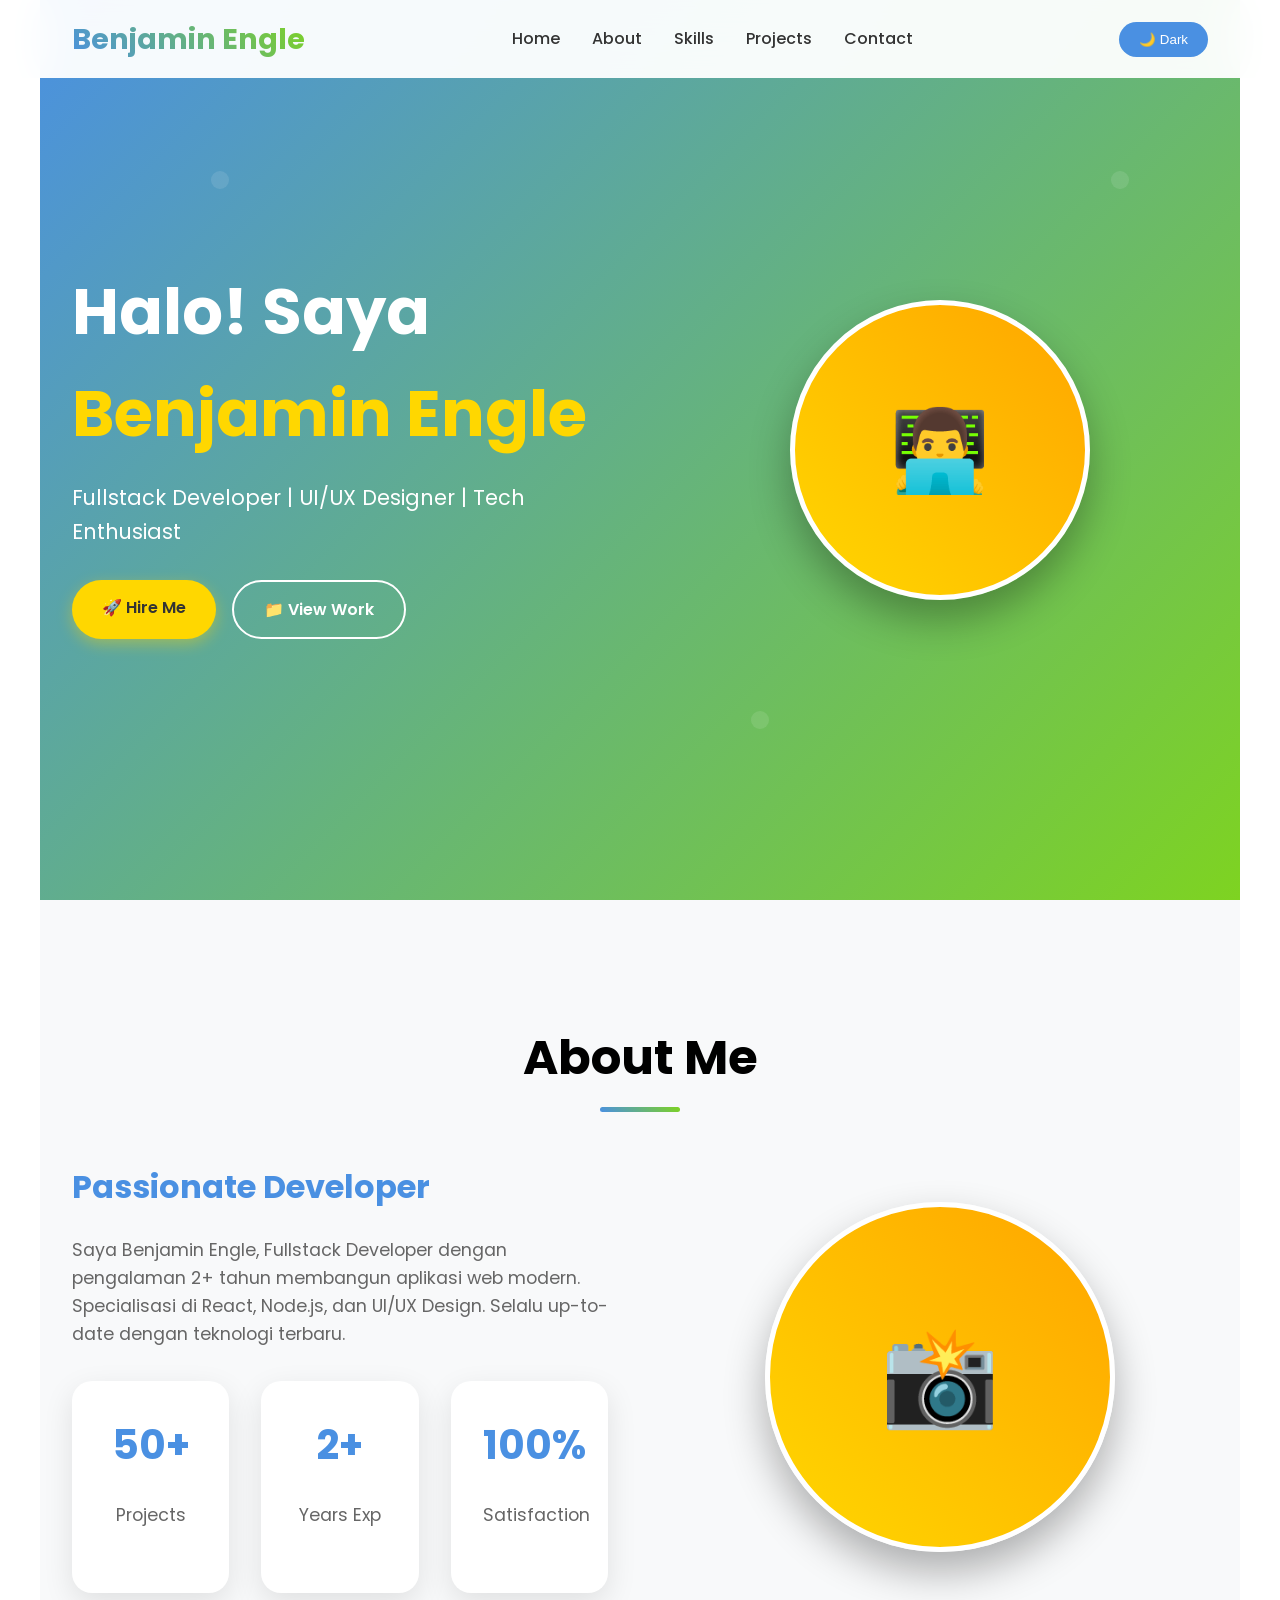
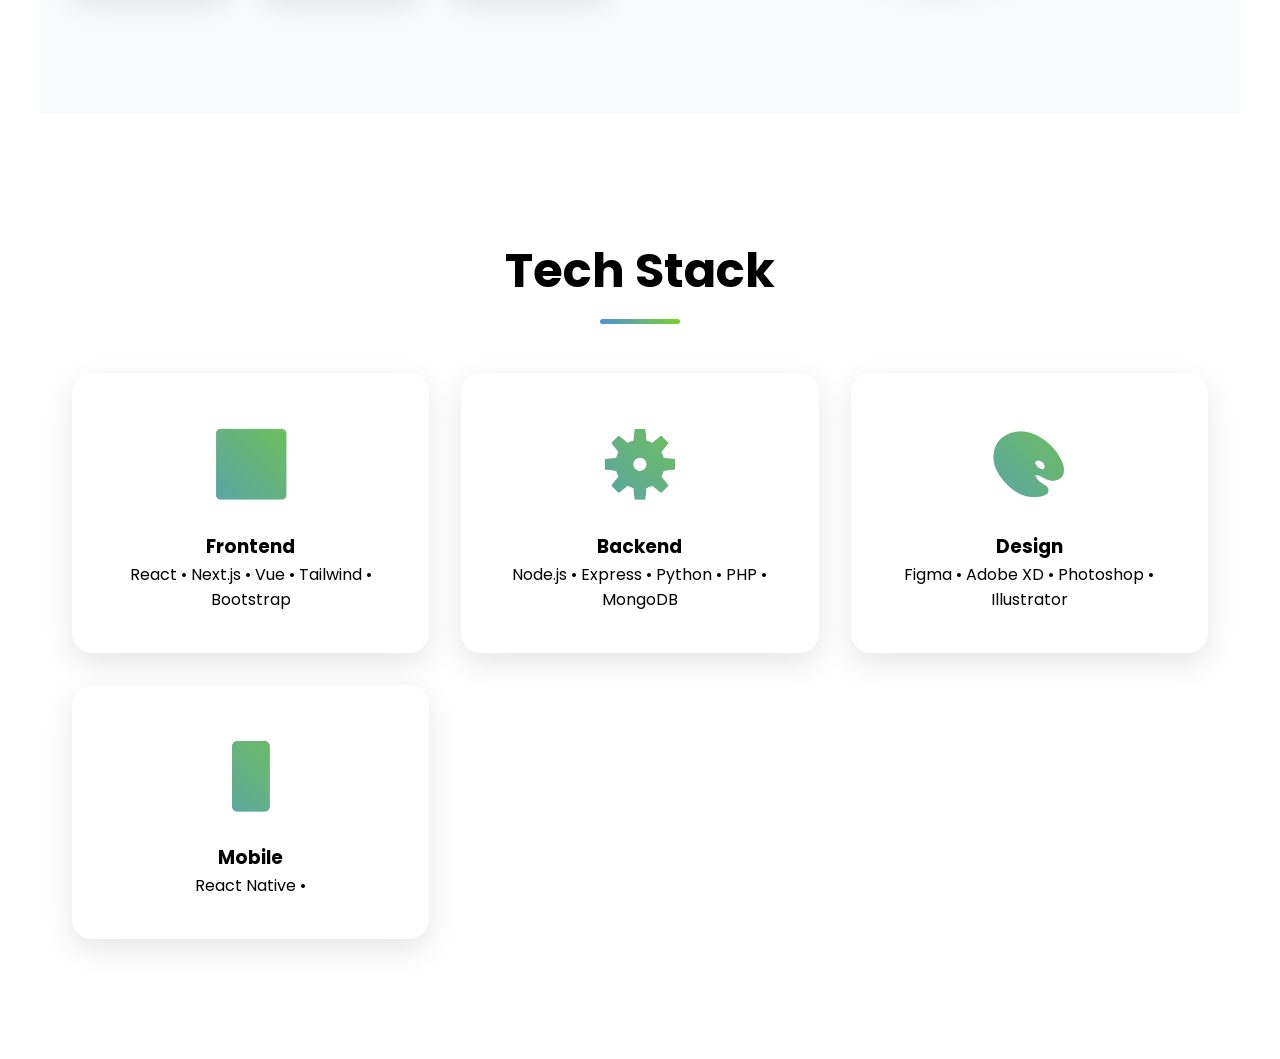
<file: index.html>
<!DOCTYPE html>
<html lang="id">
<head>
    <meta charset="UTF-8">
    <meta name="viewport" content="width=device-width, initial-scale=1.0">
    <title>Benjamin Engle - Fullstack Developer</title>
    <link rel="stylesheet" href="https://cdnjs.cloudflare.com/ajax/libs/font-awesome/6.4.0/css/all.min.css">
    <link href="https://fonts.googleapis.com/css2?family=Poppins:wght@300;400;500;600;700&display=swap" rel="stylesheet">
    <style>
        * { margin: 0; padding: 0; box-sizing: border-box; }
        :root {
            --primary: #4A90E2;
            --secondary: #7ED321;
            --accent: #FFD700;
            --dark: #1a1a1a;
            --light: #f8f9fa;
        }
        body { 
            font-family: 'Poppins', sans-serif; 
            line-height: 1.6; 
            overflow-x: hidden;
            transition: all 0.3s ease;
        }
        body.dark {
            --dark: #f8f9fa;
            --light: #1a1a1a;
            background: var(--dark);
            color: #e0e0e0;
        }
        
        /* NAVBAR */
        .navbar {
            position: fixed;
            top: 0;
            width: 100%;
            background: rgba(255,255,255,0.95);
            backdrop-filter: blur(20px);
            z-index: 1000;
            transition: all 0.3s ease;
        }
        .nav-container {
            max-width: 1200px;
            margin: 0 auto;
            padding: 1rem 2rem;
            display: flex;
            justify-content: space-between;
            align-items: center;
        }
        .logo {
            font-size: 1.8rem;
            font-weight: 700;
            background: linear-gradient(45deg, var(--primary), var(--secondary));
            -webkit-background-clip: text;
            -webkit-text-fill-color: transparent;
        }
        .nav-menu {
            display: flex;
            list-style: none;
            gap: 2rem;
        }
        .nav-link {
            color: #333;
            text-decoration: none;
            font-weight: 500;
            position: relative;
            transition: color 0.3s;
        }
        .nav-link:hover { color: var(--primary); }
        .dark-toggle {
            background: var(--primary);
            color: white;
            border: none;
            padding: 10px 20px;
            border-radius: 25px;
            cursor: pointer;
            font-weight: 500;
            transition: all 0.3s;
        }
        .dark-toggle:hover { transform: scale(1.05); }
        
        /* HERO */
        .hero {
            min-height: 100vh;
            display: flex;
            align-items: center;
            background: linear-gradient(135deg, var(--primary) 0%, var(--secondary) 100%);
            color: white;
            position: relative;
            overflow: hidden;
        }
        .hero::before {
            content: '';
            position: absolute;
            top: 0;
            left: 0;
            right: 0;
            bottom: 0;
            background: url('data:image/svg+xml,<svg xmlns="http://www.w3.org/2000/svg" viewBox="0 0 100 100"><circle cx="20" cy="20" r="1" fill="white" opacity="0.1"/><circle cx="80" cy="80" r="1" fill="white" opacity="0.1"/></svg>');
            animation: float 20s infinite linear;
        }
        .hero-content {
            max-width: 1200px;
            margin: 0 auto;
            padding: 0 2rem;
            display: grid;
            grid-template-columns: 1fr 1fr;
            gap: 4rem;
            align-items: center;
            position: relative;
            z-index: 2;
        }
        .hero-text h1 {
            font-size: 4rem;
            font-weight: 700;
            margin-bottom: 1rem;
            animation: fadeInUp 1s ease;
        }
        .hero-text .highlight {
            background: var(--accent);
            -webkit-background-clip: text;
            -webkit-text-fill-color: transparent;
        }
        .hero-text p {
            font-size: 1.3rem;
            margin-bottom: 2rem;
            opacity: 0.9;
            animation: fadeInUp 1s ease 0.2s both;
        }
        .hero-buttons {
            display: flex;
            gap: 1rem;
            flex-wrap: wrap;
            animation: fadeInUp 1s ease 0.4s both;
        }
        .btn {
            padding: 15px 30px;
            border-radius: 50px;
            text-decoration: none;
            font-weight: 600;
            transition: all 0.3s;
            border: none;
            cursor: pointer;
            display: inline-block;
            font-size: 1rem;
        }
        .btn-primary {
            background: var(--accent);
            color: #333;
            box-shadow: 0 5px 15px rgba(255,215,0,0.4);
        }
        .btn-primary:hover { transform: translateY(-3px); }
        .btn-secondary {
            background: transparent;
            color: white;
            border: 2px solid white;
        }
        .btn-secondary:hover {
            background: white;
            color: #333;
        }
        .profile-hero {
            text-align: center;
            animation: float 3s ease-in-out infinite;
        }
        .profile-pic {
            width: 300px;
            height: 300px;
            border-radius: 50%;
            border: 5px solid white;
            box-shadow: 0 20px 40px rgba(0,0,0,0.3);
            background: linear-gradient(45deg, var(--accent), #FFA500);
            margin: 0 auto;
            display: flex;
            align-items: center;
            justify-content: center;
            font-size: 5rem;
        }
        
        /* SECTIONS */
        section {
            padding: 120px 0;
            max-width: 1200px;
            margin: 0 auto;
        }
        .container { padding: 0 2rem; }
        .section-title {
            text-align: center;
            font-size: 3rem;
            font-weight: 700;
            margin-bottom: 4rem;
            position: relative;
        }
        .section-title::after {
            content: '';
            position: absolute;
            bottom: -15px;
            left: 50%;
            transform: translateX(-50%);
            width: 80px;
            height: 5px;
            background: linear-gradient(45deg, var(--primary), var(--secondary));
            border-radius: 3px;
        }
        
        /* ABOUT */
        .about {
            background: var(--light);
        }
        .about-grid {
            display: grid;
            grid-template-columns: 1fr 1fr;
            gap: 4rem;
            align-items: center;
        }
        .about-text h3 {
            font-size: 2rem;
            margin-bottom: 1.5rem;
            color: var(--primary);
        }
        .about-text p {
            font-size: 1.1rem;
            color: #666;
            margin-bottom: 2rem;
        }
        .stats {
            display: grid;
            grid-template-columns: repeat(auto-fit, minmax(150px, 1fr));
            gap: 2rem;
        }
        .stat {
            text-align: center;
            padding: 2rem;
            background: white;
            border-radius: 20px;
            box-shadow: 0 10px 30px rgba(0,0,0,0.1);
        }
        .stat h3 { font-size: 2.5rem; color: var(--primary); }
        
        /* SKILLS */
        .skills-grid {
            display: grid;
            grid-template-columns: repeat(auto-fit, minmax(280px, 1fr));
            gap: 2rem;
        }
        .skill-card {
            background: white;
            padding: 2.5rem;
            border-radius: 20px;
            text-align: center;
            box-shadow: 0 10px 30px rgba(0,0,0,0.1);
            transition: all 0.3s;
        }
        .skill-card:hover {
            transform: translateY(-10px);
            box-shadow: 0 20px 40px rgba(0,0,0,0.15);
        }
        .skill-icon {
            font-size: 4rem;
            margin-bottom: 1rem;
            background: linear-gradient(45deg, var(--primary), var(--secondary));
            -webkit-background-clip: text;
            -webkit-text-fill-color: transparent;
        }
        
        /* PROJECTS */
        .projects {
            background: var(--light);
        }
        .projects-grid {
            display: grid;
            grid-template-columns: repeat(auto-fit, minmax(350px, 1fr));
            gap: 2rem;
        }
        .project-card {
            background: white;
            border-radius: 20px;
            overflow: hidden;
            box-shadow: 0 10px 30px rgba(0,0,0,0.1);
            transition: all 0.3s;
        }
        .project-card:hover {
            transform: translateY(-10px);
            box-shadow: 0 20px 40px rgba(0,0,0,0.2);
        }
        .project-image {
            height: 220px;
            background: linear-gradient(45deg, var(--primary), var(--secondary));
            display: flex;
            align-items: center;
            justify-content: center;
            color: white;
            font-size: 1.2rem;
            font-weight: 600;
        }
        .project-info {
            padding: 2rem;
        }
        .project-info h3 {
            margin-bottom: 1rem;
            color: #333;
        }
        .project-links {
            display: flex;
            gap: 1rem;
            margin-top: 1.5rem;
        }
        .btn-sm {
            padding: 10px 20px !important;
            font-size: 0.9rem !important;
        }
        
        /* CONTACT */
        .contact-grid {
            display: grid;
            grid-template-columns: 1fr 1fr;
            gap: 4rem;
        }
        .contact-item {
            display: flex;
            gap: 1rem;
            padding: 1.5rem;
            background: white;
            border-radius: 15px;
            margin-bottom: 1.5rem;
            box-shadow: 0 5px 20px rgba(0,0,0,0.1);
            transition: transform 0.3s;
        }
        .contact-item:hover { transform: translateX(10px); }
        .contact-item i {
            font-size: 2rem;
            color: var(--primary);
            width: 50px;
        }
        .contact-form {
            background: white;
            padding: 2.5rem;
            border-radius: 20px;
            box-shadow: 0 10px 30px rgba(0,0,0,0.1);
        }
        .contact-form input,
        .contact-form textarea {
            width: 100%;
            padding: 15px;
            margin-bottom: 1.5rem;
            border: 2px solid #eee;
            border-radius: 10px;
            font-family: inherit;
            transition: border-color 0.3s;
        }
        .contact-form input:focus,
        .contact-form textarea:focus {
            outline: none;
            border-color: var(--primary);
        }
        
        /* FOOTER */
        footer {
            background: var(--dark);
            color: white;
            text-align: center;
            padding: 3rem 0;
        }
        .social-links {
            display: flex;
            justify-content: center;
            gap: 2rem;
            margin: 2rem 0;
        }
        .social-links a {
            color: white;
            font-size: 1.5rem;
            transition: all 0.3s;
        }
        .social-links a:hover {
            color: var(--accent);
            transform: translateY(-3px);
        }
        
        /* ANIMATIONS */
        @keyframes fadeInUp {
            from { opacity: 0; transform: translateY(30px); }
            to { opacity: 1; transform: translateY(0); }
        }
        @keyframes float {
            0%, 100% { transform: translateY(0); }
            50% { transform: translateY(-20px); }
        }
        
        /* RESPONSIVE */
        @media (max-width: 768px) {
            .nav-menu { display: none; }
            .hero-content { grid-template-columns: 1fr; text-align: center; }
            .hero-text h1 { font-size: 2.5rem; }
            .about-grid, .contact-grid { grid-template-columns: 1fr; }
            .projects-grid { grid-template-columns: 1fr; }
        }
        
        /* VISITOR COUNTER */
        .visitor-counter {
            position: fixed;
            top: 100px;
            right: 20px;
            background: var(--accent);
            color: #333;
            padding: 10px 20px;
            border-radius: 25px;
            font-weight: 600;
            box-shadow: 0 5px 15px rgba(255,215,0,0.4);
            z-index: 1000;
            animation: bounce 2s infinite;
        }
        @keyframes bounce {
            0%, 20%, 50%, 80%, 100% { transform: translateY(0); }
            40% { transform: translateY(-10px); }
            60% { transform: translateY(-5px); }
        }
    </style>
</head>
<body>
    <!-- NAVBAR -->
    <nav class="navbar">
        <div class="nav-container">
            <div class="logo">Benjamin Engle</div>
            <ul class="nav-menu">
                <li><a href="#home" class="nav-link">Home</a></li>
                <li><a href="#about" class="nav-link">About</a></li>
                <li><a href="#skills" class="nav-link">Skills</a></li>
                <li><a href="#projects" class="nav-link">Projects</a></li>
                <li><a href="#contact" class="nav-link">Contact</a></li>
            </ul>
            <button class="dark-toggle" id="darkToggle">🌙 Dark</button>
        </div>
    </nav>

    <!-- HERO -->
    <section id="home" class="hero">
        <div class="hero-content">
            <div class="hero-text">
                <h1>Halo! Saya <span class="highlight">Benjamin Engle</span></h1>
                <p>Fullstack Developer | UI/UX Designer | Tech Enthusiast</p>
                <div class="hero-buttons">
                    <a href="#contact" class="btn btn-primary">🚀 Hire Me</a>
                    <a href="#projects" class="btn btn-secondary">📁 View Work</a>
                </div>
            </div>
            <div class="profile-hero">
                <div class="profile-pic">
                    👨‍💻
                </div>
            </div>
        </div>
    </section>

    <!-- ABOUT -->
    <section id="about" class="about">
        <div class="container">
            <h2 class="section-title">About Me</h2>
            <div class="about-grid">
                <div class="about-text">
                    <h3>Passionate Developer</h3>
                    <p>Saya Benjamin Engle, Fullstack Developer dengan pengalaman 2+ tahun membangun aplikasi web modern. 
                    Specialisasi di React, Node.js, dan UI/UX Design. Selalu up-to-date dengan teknologi terbaru.</p>
                    <div class="stats">
                        <div class="stat">
                            <h3>50+</h3>
                            <p>Projects</p>
                        </div>
                        <div class="stat">
                            <h3>2+</h3>
                            <p>Years Exp</p>
                        </div>
                        <div class="stat">
                            <h3>100%</h3>
                            <p>Satisfaction</p>
                        </div>
                    </div>
                </div>
                <div style="text-align: center;">
                    <div class="profile-pic" style="width: 350px; height: 350px; font-size: 6rem; margin: 0 auto;">
                        📸
                    </div>
                    <!-- GANTI DENGAN: <img src="foto-profil.jpg" style="width:100%; height:100%; border-radius:50%; object-fit:cover;"> -->
                </div>
            </div>
        </div>
    </section>

    <!-- SKILLS -->
    <section id="skills">
        <div class="container">
            <h2 class="section-title">Tech Stack</h2>
            <div class="skills-grid">
                <div class="skill-card">
                    <div class="skill-icon">⚛️</div>
                    <h3>Frontend</h3>
                    <p>React • Next.js • Vue • Tailwind • Bootstrap</p>
                </div>
                <div class="skill-card">
                    <div class="skill-icon">⚙️</div>
                    <h3>Backend</h3>
                    <p>Node.js • Express • Python • PHP • MongoDB</p>
                </div>
                <div class="skill-card">
                    <div class="skill-icon">🎨</div>
                    <h3>Design</h3>
                    <p>Figma • Adobe XD • Photoshop • Illustrator</p>
                </div>
                <div class="skill-card">
                    <div class="skill-icon">📱</div>
                    <h3>Mobile</h3>
                    <p>React Native •
</file>
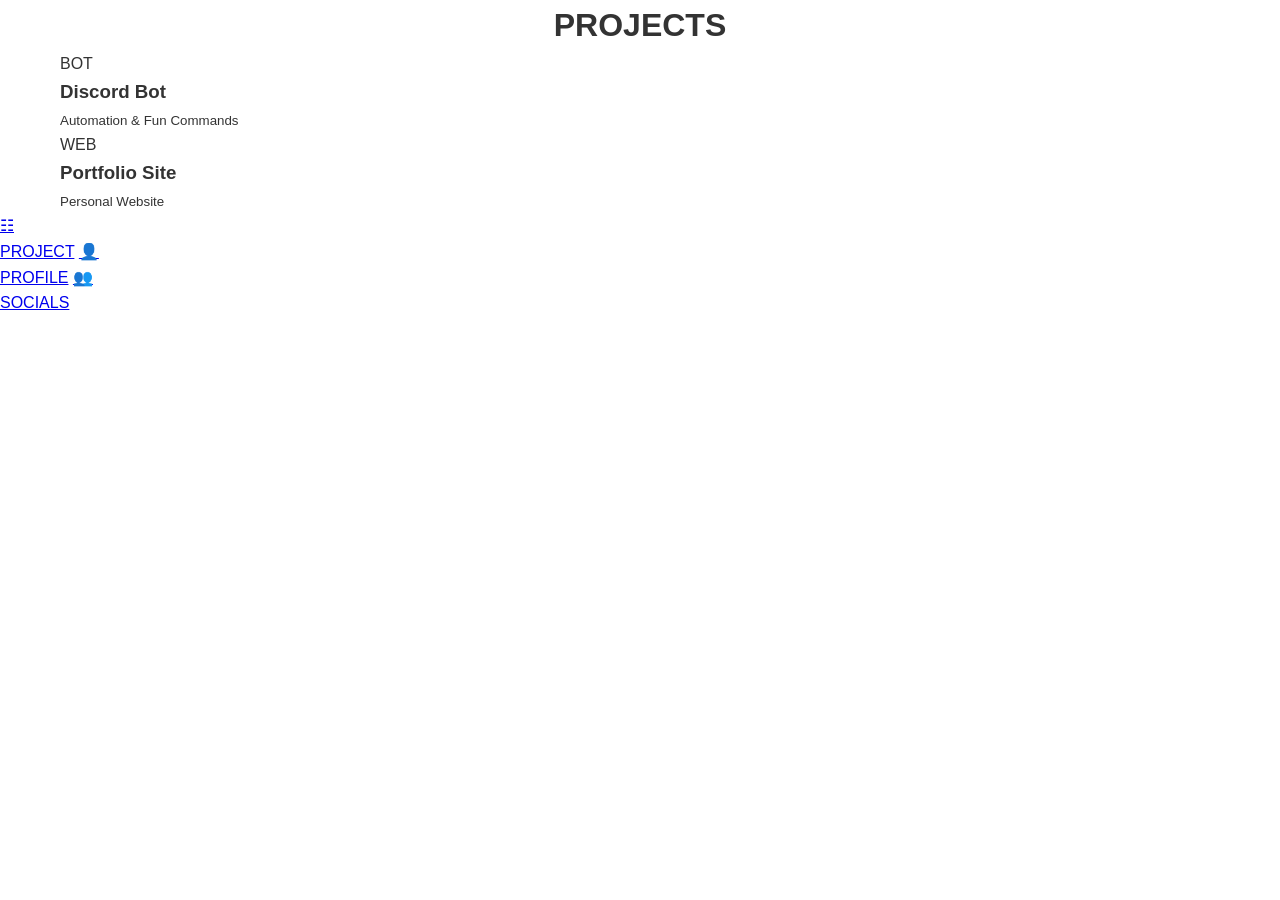
<file: project.html>
<!DOCTYPE html>
<html lang="en">
<head>
<meta charset="UTF-8">
<meta name="viewport" content="width=device-width, initial-scale=1.0">
<title>Projects</title>
<link rel="stylesheet" href="style.css">
</head>

<body>

<div class="container fade-in">

  <h1 style="text-align:center;">PROJECTS</h1>

  <div class="cards">

    <div class="card">
      <div>
        <p>BOT</p>
        <h3>Discord Bot</h3>
        <small>Automation & Fun Commands</small>
      </div>
    </div>

    <div class="card">
      <div>
        <p>WEB</p>
        <h3>Portfolio Site</h3>
        <small>Personal Website</small>
      </div>
    </div>

  </div>

</div>

<div class="bottom-nav">
  <a href="project.html" class="active">☷<br><span>PROJECT</span></a>
  <a href="index.html">👤<br><span>PROFILE</span></a>
  <a href="social.html">👥<br><span>SOCIALS</span></a>
</div>

</body>
</html>
</file>
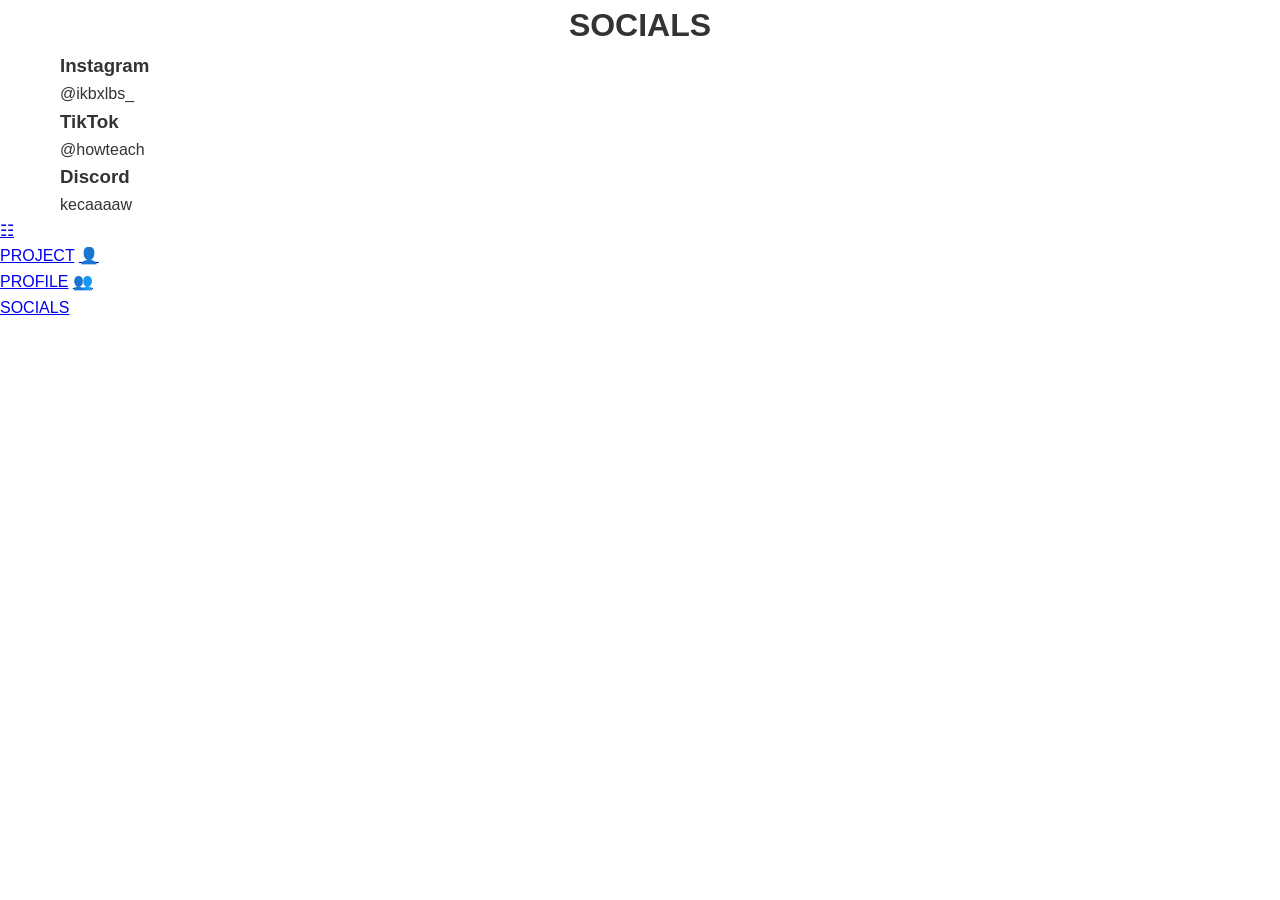
<file: social.html>
<!DOCTYPE html>
<html lang="en">
<head>
<meta charset="UTF-8">
<meta name="viewport" content="width=device-width, initial-scale=1.0">
<title>Socials</title>
<link rel="stylesheet" href="style.css">
</head>

<body>

<div class="container fade-in">

  <h1 style="text-align:center;">SOCIALS</h1>

  <div class="cards">

    <div class="card">
      <div>
        <h3>Instagram</h3>
        <p>@ikbxlbs_</p>
      </div>
    </div>

    <div class="card">
      <div>
        <h3>TikTok</h3>
        <p>@howteach</p>
      </div>
    </div>

    <div class="card">
      <div>
        <h3>Discord</h3>
        <p>kecaaaaw</p>
      </div>
    </div>

  </div>

</div>

<div class="bottom-nav">
  <a href="project.html">☷<br><span>PROJECT</span></a>
  <a href="index.html">👤<br><span>PROFILE</span></a>
  <a href="social.html" class="active">👥<br><span>SOCIALS</span></a>
</div>

</body>
</html>
</file>
<file: style.css>
* {
    margin: 0;
    padding: 0;
    box-sizing: border-box;
}

body {
    font-family: 'Segoe UI', Tahoma, Geneva, Verdana, sans-serif;
    line-height: 1.6;
    color: #333;
    overflow-x: hidden;
}

.container {
    max-width: 1200px;
    margin: 0 auto;
    padding: 0 20px;
}

/* Navbar */
.navbar {
    position: fixed;
    top: 0;
    width: 100%;
    background: rgba(255, 255, 255, 0.95);
    backdrop-filter: blur(10px);
    z-index: 1000;
    transition: all 0.3s ease;
}

.nav-container {
    max-width: 1200px;
    margin: 0 auto;
    padding: 1rem 20px;
    display: flex;
    justify-content: space-between;
    align-items: center;
}

.nav-logo {
    font-size: 1.5rem;
    font-weight: bold;
    color: #4A90E2;
}

.nav-menu {
    display: flex;
    list-style: none;
    gap: 2rem;
}

.nav-link {
    text-decoration: none;
    color: #333;
    font-weight: 500;
    transition: color 0.3s ease;
}

.nav-link:hover {
    color: #4A90E2;
}

.hamburger {
    display: none;
    flex-direction: column;
    cursor: pointer;
}

.hamburger span {
    width: 25px;
    height: 3px;
    background: #333;
    margin: 3px 0;
    transition: 0.3s;
}

/* Hero Section */
.hero {
    min-height: 100vh;
    display: flex;
    align-items: center;
    padding: 100px 20px 50px;
    background: linear-gradient(135deg, #667eea 0%, #764ba2 100%);
    color: white;
    position: relative;
    overflow: hidden;
}

.hero::before {
    content: '';
    position: absolute;
    top: 0;
    left: 0;
    right: 0;
    bottom: 0;
    background: url('data:image/svg+xml,<svg xmlns="http://www.w3.org/2000/svg" viewBox="0 0 100 100"><defs><pattern id="grain" width="100" height="100" patternUnits="userSpaceOnUse"><circle cx="25" cy="25" r="1" fill="white" opacity="0.1"/><circle cx="75" cy="75" r="1" fill="white" opacity="0.1"/></pattern></defs><rect width="100" height="100" fill="url(%23grain)"/></svg>');
}

.hero-content {
    flex: 1;
    max-width: 600px;
    z-index: 2;
}

.hero-content h1 {
    font-size: 3.5rem;
    margin-bottom: 1rem;
    line-height: 1.2;
}

.highlight {
    background: linear-gradient(45deg, #FFD700, #FFA500);
    -webkit-background-clip: text;
    -webkit-text-fill-color: transparent;
    background-clip: text;
}

.hero-content h2 {
    font-size: 1.5rem;
    margin-bottom: 1rem;
    opacity: 0.9;
}

.hero-content p {
    font-size: 1.2rem;
    margin-bottom: 2rem;
    opacity: 0.8;
}

.hero-buttons {
    display: flex;
    gap: 1rem;
    flex-wrap: wrap;
}

.btn {
    padding: 12px 30px;
    border-radius: 50px;
    text-decoration: none;
    font-weight: 600;
    transition: all 0.3s ease;
    border: none;
    cursor: pointer;
    display: inline-block;
}

.btn-primary {
    background: #FFD700;
    color: #333;
}

.btn-primary:hover {
    transform: translateY(-3px);
    box-shadow: 0 10px 25px rgba(255, 215, 0, 0.4);
}

.btn-secondary {
    background: transparent;
    color: white;
    border: 2px solid white;
}

.btn-secondary:hover {
    background: white;
    color: #333;
}

.hero-image {
    flex: 1;
    display: flex;
    justify-content: center;
    align-items: center;
    position: relative;
}

.floating-card {
    font-size: 10rem;
    animation: float 6s ease-in-out infinite;
}

@keyframes float {
    0%, 100% { transform: translateY(0px); }
    50% { transform: translateY(-20px); }
}

/* Sections */
section {
    padding: 100px 0;
}

.section-title {
    text-align: center;
    font-size: 2.5rem;
    margin-bottom: 3rem;
    color: #333;
    position: relative;
}

.section-title::after {
    content: '';
    position: absolute;
    bottom: -10px;
    left: 50%;
    transform: translateX(-50%);
    width: 80px;
    height: 4px;
    background: linear-gradient(45deg, #4A90E2, #7ED321);
    border-radius: 2px;
}

/* About */
.about {
    background: #f8f9fa;
}

.about-content {
    display: grid;
    grid-template-columns: 1fr 1fr;
    gap: 4rem;
    align-items: center;
}

.about-text p {
    font-size: 1.1rem;
    margin-bottom: 2rem;
    color: #666;
}

.about-stats {
    display: flex;
    gap: 2rem;
}

.stat {
    text-align: center;
}

.stat h3 {
    font-size: 2rem;
    color: #4A90E2;
    margin-bottom: 0.5rem;
}

.profile-pic {
    width: 300px;
    height: 300px;
    background: linear-gradient(45deg, #4A90E2, #7ED321);
    border-radius: 50%;
    margin: 0 auto;
    position: relative;
    animation: pulse 2s infinite;
}

@keyframes pulse {
    0% { box-shadow: 0 0 0 0 rgba(74, 144, 226, 0.7); }
    70% { box-shadow: 0 0 0 20px rgba(74, 144, 226, 0); }
    100% { box-shadow: 0 0 0 0 rgba(74, 144, 226, 0); }
}

/* Skills */
.skills {
    background: white;
}

.skills-grid {
    display: grid;
    grid-template-columns: repeat(auto-fit, minmax(250px, 1fr));
    gap: 2rem;
}

.skill-card {
    background: #f8f9fa;
    padding: 2rem;
    border-radius: 20px;
    text-align: center;
    transition: transform 0.3s ease;
    border: 1px solid #eee;
}

.skill-card:hover {
    transform: translateY(-10px);
}

.skill-card i {
    font-size: 3rem;
    color: #4A90E2;
    margin-bottom: 1rem;
}

.skill-card h3 {
    margin-bottom: 1rem;
    color: #333;
}

.skill-bar {
    background: #eee;
    height: 8px;
    border-radius: 4px;
    overflow: hidden;
    margin-top: 1rem;
}

.skill-progress {
    height: 100%;
    background: linear-gradient(45deg, #4A90E2, #7ED321);
    border-radius: 4px;
    width: 0;
    transition: width 2s ease-in-out;
}

/* Projects */
.projects {
    background: #f8f9fa;
}

.projects-grid {
    display: grid;
    grid-template-columns: repeat(auto-fit, minmax(350px, 1fr));
    gap: 2rem;
}

.project-card {
    background: white;
    border-radius: 20px;
    overflow: hidden;
    box-shadow: 0 10px 30px rgba(0,0,0,0.1);
    transition: transform 0.3s ease, box-shadow 0.3s ease;
}

.project-card:hover {
    transform: translateY(-10px);
    box-shadow: 0 20px 40px rgba(0,0,0,0.15);
}

.project-image img {
    width: 100%;
    height: 200px;
    object-fit: cover;
}

.project-info {
    padding: 1.5rem;
}

.project-info h3 {
    margin-bottom: 1rem;
    color: #333;
}

.project-info p {
    color: #666;
    margin-bottom: 1.5rem;
}

.project-links {
    display: flex;
    gap: 1rem;
}

.btn-sm {
    padding: 8px 20px;
    font-size: 0.9rem;
}

.btn-sm.secondary {
    background: transparent;
    color: #666;
    border: 1px solid #ddd;
}

.btn-sm.secondary:hover {
    background: #4A90E2;
    color: white;
    border-color: #4A90E2;
}

/* Contact */
.contact {
    background: white;
}

.contact-content {
    display: grid;
    grid-template-columns: 1fr 1fr;
    gap: 4rem;
}

.contact-item {
    display: flex;
    gap:
</file>
